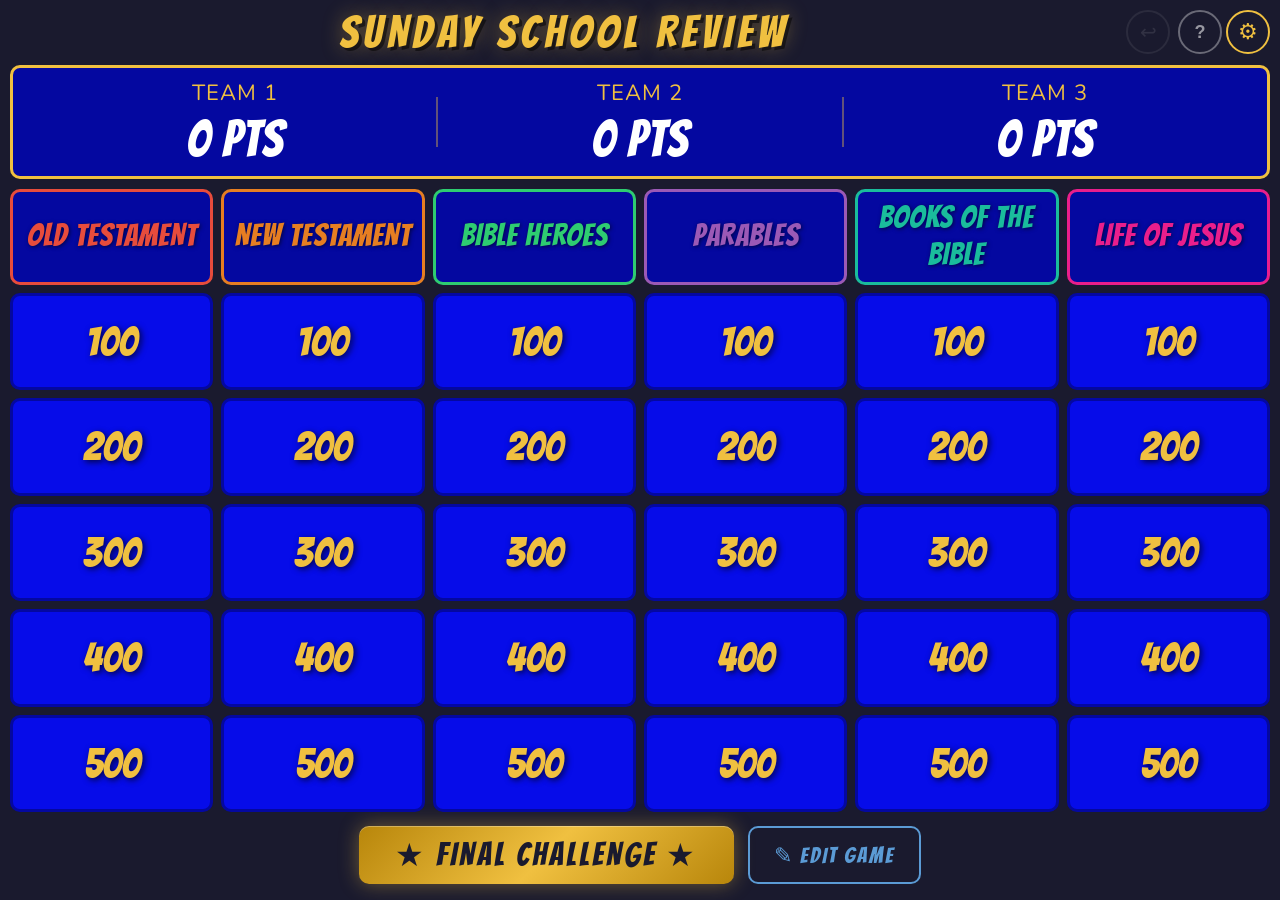
<file: index.html>
<!DOCTYPE html>
<html lang="en">
<head>
  <meta charset="UTF-8" />
  <meta name="viewport" content="width=device-width, initial-scale=1.0" />
  <title>Sunday School Review</title>
  <link rel="preconnect" href="https://fonts.googleapis.com" />
  <link rel="preconnect" href="https://fonts.gstatic.com" crossorigin />
  <link href="https://fonts.googleapis.com/css2?family=Bangers&family=Nunito:wght@700;900&display=swap" rel="stylesheet" />
  <link rel="stylesheet" href="game.css" />
</head>
<body>

<!-- ══════════════════════════════════════════════════════════
     BOARD SCREEN
     ══════════════════════════════════════════════════════════ -->
<div id="board-screen">

  <!-- Title bar -->
  <div id="title-bar">
    <div id="game-title">Sunday School Review</div>
    <div id="title-buttons">
      <button id="undo-btn" title="Undo last score change" disabled>&#8617;</button>
      <button id="answer-key-btn" class="hidden" title="Answer Key / Bible References">&#128214;</button>
      <button id="help-btn" title="How to play">&#63;</button>
      <button id="settings-btn" title="Settings">&#9881;</button>
    </div>
  </div>

  <!-- Scoreboard (full width) -->
  <div id="scoreboard"><!-- Populated by JS --></div>

  <!-- Board grid -->
  <div id="game-board">
    <!-- Populated by JS -->
  </div>

  <!-- Final Challenge button -->
  <div id="final-challenge-row">
    <button id="final-challenge-btn">&#9733; FINAL CHALLENGE &#9733;</button>
    <button id="edit-game-btn">&#9998; EDIT GAME</button>
  </div>

</div>

<!-- ══════════════════════════════════════════════════════════
     CLUE SCREEN (full-screen overlay)
     ══════════════════════════════════════════════════════════ -->
<div id="buzz-flash"></div>
<div id="buzzers-open-banner" class="hidden">BUZZERS OPEN!</div>

<div id="clue-screen" class="hidden">

  <!-- Header: category + points + return -->
  <div id="clue-header">
    <div id="clue-category">Category</div>
    <div id="clue-points-badge">100 pts</div>
    <button id="return-btn" title="Return to board (Esc)">&#8592; BOARD</button>
  </div>

  <!-- Body: clue text + answer reveal -->
  <div id="clue-body">
    <div id="verse-icon" class="hidden">&#128214;</div>
    <div style="display:flex;flex-direction:column;align-items:center;gap:0;width:100%">
      <div id="clue-answer-text">Clue text here</div>
      <button id="show-question-btn">Show Answer</button>
      <div id="question-reveal"></div>
    </div>
  </div>

  <!-- Footer: buzzer panel | timer + action buttons -->
  <div id="clue-footer">

    <!-- Buzzer panel (left column, both rows) -->
    <div id="buzzer-panel">
      <div id="buzzer-controls">
        <button id="open-buzzers-btn">OPEN BUZZERS</button>
        <span style="font-size:13px;color:rgba(255,255,255,0.5);font-family:monospace;">
          Space&nbsp;to&nbsp;open&nbsp;&bull;&nbsp;1&nbsp;/&nbsp;2&nbsp;/&nbsp;3
        </span>
      </div>
      <div id="buzz-order-list"></div>

      <!-- Verse lookup panel — shown only when clue has verse_lookup -->
      <div id="verse-panel" class="hidden">
        <div id="verse-label">&#128214; Verse Found:</div>
        <div id="verse-team-btns"></div>
      </div>
    </div>

    <!-- Timer panel (right top) -->
    <div id="timer-panel">
      <button id="timer-btn">START TIMER</button>
      <div id="timer-display">
        <div id="timer-count">15s</div>
        <div id="timer-bar-track">
          <div id="timer-bar"></div>
        </div>
      </div>
    </div>

    <!-- Action buttons (right bottom) -->
    <div id="action-buttons">
      <button class="action-btn" id="correct-btn">&#10003; CORRECT</button>
      <button class="action-btn" id="wrong-btn">&#10007; WRONG</button>
    </div>

  </div>
</div>

<!-- ══════════════════════════════════════════════════════════
     EDITOR SCREEN (full-screen overlay)
     ══════════════════════════════════════════════════════════ -->
<div id="editor-screen" class="hidden">

  <div id="editor-header">
    <h2>&#9998; Edit Game</h2>
    <div id="editor-actions">
      <button id="editor-download-btn">&#11015; Download YAML</button>
      <button id="editor-save-default-btn">&#128204; Save as Default</button>
      <button id="editor-done-btn">&#10003; Done</button>
    </div>
  </div>

  <div id="editor-body">
    <!-- Populated by JS in renderEditor() -->
  </div>

</div>

<!-- ══════════════════════════════════════════════════════════
     SETTINGS MODAL
     ══════════════════════════════════════════════════════════ -->
<div id="modal-overlay" class="hidden">
  <div id="settings-modal">
    <h2>&#9881; Settings</h2>

    <!-- Built-in games — shown first so it's easy to find -->
    <div class="settings-section hidden" id="builtin-games-section">
      <h3>Game</h3>
      <div class="settings-row">
        <select id="builtin-game-select" style="flex:1;padding:8px;background:rgba(255,255,255,0.1);border:1px solid rgba(255,255,255,0.3);border-radius:6px;color:var(--white);font-size:15px;"></select>
        <button class="settings-action-btn" id="load-builtin-btn">&#9654; Load</button>
      </div>
      <div class="settings-row">
        <a id="reference-link" class="hidden" href="#" target="_blank" rel="noopener"
           style="font-size:13px;color:rgba(255,255,255,0.65);text-decoration:underline;">&#128214; Answer Key (opens in new tab)</a>
      </div>
    </div>

    <!-- Team names & colors -->
    <div class="settings-section">
      <h3>Teams</h3>
      <div class="settings-row">
        <label>Team 1 (key 1)</label>
        <input type="text" id="setting-team-name-0" placeholder="Team 1" />
        <input type="color" id="setting-team-color-0" value="#dd2222" title="Team 1 color" class="team-color-input" />
      </div>
      <div class="settings-row">
        <label>Team 2 (key 2)</label>
        <input type="text" id="setting-team-name-1" placeholder="Team 2" />
        <input type="color" id="setting-team-color-1" value="#ddcc00" title="Team 2 color" class="team-color-input" />
      </div>
      <div class="settings-row">
        <label>Team 3 (key 3)</label>
        <input type="text" id="setting-team-name-2" placeholder="Team 3" />
        <input type="color" id="setting-team-color-2" value="#22aa44" title="Team 3 color" class="team-color-input" />
      </div>
    </div>

    <!-- Buzz weights -->
    <div class="settings-section">
      <h3>Buzz Weights <span style="font-weight:normal;font-size:12px;color:rgba(255,255,255,0.5)">(higher = more likely to win ties)</span></h3>
      <div class="settings-row">
        <label>Team 1</label>
        <input type="range" id="setting-weight-0" min="0.5" max="2.0" step="0.1" value="1.0" />
        <span class="range-val" id="setting-weight-val-0">1.0</span>
      </div>
      <div class="settings-row">
        <label>Team 2</label>
        <input type="range" id="setting-weight-1" min="0.5" max="2.0" step="0.1" value="1.0" />
        <span class="range-val" id="setting-weight-val-1">1.0</span>
      </div>
      <div class="settings-row">
        <label>Team 3</label>
        <input type="range" id="setting-weight-2" min="0.5" max="2.0" step="0.1" value="1.0" />
        <span class="range-val" id="setting-weight-val-2">1.0</span>
      </div>
      <div class="settings-row">
        <label>Rubber band</label>
        <input type="checkbox" id="setting-rubber-band" />
        <span style="font-size:12px;color:rgba(255,255,255,0.5)">Boost buzz odds for trailing teams</span>
      </div>
    </div>

    <!-- Buzzer timing -->
    <div class="settings-section">
      <h3>Buzzer Timing</h3>
      <div class="settings-row">
        <label>Randomization window</label>
        <input type="range" id="setting-random-window" min="0" max="1000" step="25" value="300" />
        <span class="range-val" id="setting-random-window-val">300ms</span>
      </div>
      <div class="settings-row">
        <label>Display delay</label>
        <input type="range" id="setting-display-delay" min="0" max="2000" step="50" value="500" />
        <span class="range-val" id="setting-display-delay-val">500ms</span>
      </div>
    </div>

    <!-- Timer -->
    <div class="settings-section">
      <h3>Timer</h3>
      <div class="settings-row">
        <label>Duration</label>
        <input type="range" id="setting-timer-duration" min="5" max="60" step="1" value="15" />
        <span class="range-val" id="setting-timer-duration-val">15s</span>
      </div>
    </div>

    <div class="settings-section">
      <h3>Verse Lookup</h3>
      <div class="settings-row">
        <label>Points per find</label>
        <input type="number" id="setting-verse-points" min="100" max="10000" step="100" value="1000" style="width:90px;padding:6px;background:rgba(255,255,255,0.1);border:1px solid rgba(255,255,255,0.3);border-radius:6px;color:var(--white);font-size:16px;text-align:center;" />
      </div>
    </div>

    <div class="settings-section">
      <h3>Final Challenge</h3>
      <div class="settings-row">
        <label>Points</label>
        <input type="number" id="setting-final-points" min="100" max="100000" step="100" value="5000" style="width:90px;padding:6px;background:rgba(255,255,255,0.1);border:1px solid rgba(255,255,255,0.3);border-radius:6px;color:var(--white);font-size:16px;text-align:center;" />
      </div>
    </div>

    <!-- File & Reset -->
    <div class="settings-section">
      <h3>Custom Game File</h3>
      <div class="settings-btn-row">
        <button class="settings-action-btn" id="load-game-btn">&#128193; Load YAML File</button>
        <button class="settings-action-btn" id="reset-scores-btn">&#9851; Reset Scores</button>
        <button class="settings-action-btn" id="reset-game-btn">&#9654;&#9654; New Game</button>
        <button class="settings-action-btn" id="close-settings-btn">&#10003; Done</button>
      </div>
    </div>

  </div>
</div>

<!-- ══════════════════════════════════════════════════════════
     ANSWER KEY POPUP
     ══════════════════════════════════════════════════════════ -->
<div id="answer-key-overlay" class="hidden">
  <div id="answer-key-box">
    <div id="ak-title">&#128214; Answer Key</div>
    <div id="ak-qr"></div>
    <div id="ak-url-row">
      <span id="ak-url"></span>
    </div>
    <a id="ak-open-btn" href="#" target="_blank" rel="noopener">Open in new tab</a>
    <button id="ak-close-btn">&#10003; Done</button>
  </div>
</div>

<!-- Hidden file input -->
<input type="file" id="file-input" accept=".yaml,.yml" />

<!-- ══════════════════════════════════════════════════════════
     HELP MODAL
     ══════════════════════════════════════════════════════════ -->
<div id="help-overlay" class="hidden">
  <div id="help-modal">
    <h2>&#63; How to Play</h2>

    <div class="help-section">
      <h3>Loading a Game</h3>
      <p>Open <strong>Settings</strong> (⚙ gear icon). Under <em>Built-in Games</em>, pick a game from the dropdown and tap <strong>▶ Load</strong>. You can also load your own game file under <em>Custom Game File</em>.</p>
    </div>

    <div class="help-section">
      <h3>Setting Up Teams</h3>
      <p>In Settings, enter each team's name and pick a color. You can have 1–3 teams. Unused teams can be left blank.</p>
    </div>

    <div class="help-section">
      <h3>Playing a Round</h3>
      <ol>
        <li>Click any point value on the board to open that clue.</li>
        <li>Read the clue aloud to the class.</li>
        <li>A team buzzes in (see <em>Buzzers</em> below).</li>
        <li>Click <strong>Show Answer</strong> to reveal the answer.</li>
        <li>Click <strong>✓ Correct</strong> or <strong>✗ Wrong</strong> to update the score.</li>
        <li>Press <strong>← BOARD</strong> or <kbd>Esc</kbd> to return.</li>
      </ol>
    </div>

    <div class="help-section">
      <h3>Buzzers</h3>
      <p><strong>With wireless buzzers</strong> (e.g. from affordablebuzzers.com): teams press their buzzer and the game picks the winner automatically.</p>
      <p style="margin-top:8px"><strong>Without buzzers</strong>: watch for raised hands, then press <kbd>1</kbd>, <kbd>2</kbd>, or <kbd>3</kbd> on the keyboard for the team you pick. You can also click <strong>Open Buzzers</strong> first if you want timing to matter.</p>
      <p style="margin-top:8px">The <strong>Rubber Band</strong> setting in Settings gives trailing teams a better chance of winning a buzzer tie — good for keeping the game competitive.</p>
    </div>

    <div class="help-section">
      <h3>Bible Verse Lookup</h3>
      <p>Some clues have a 📖 book icon — these award bonus points to the first team that finds the verse in their Bible. Click the team's name in the verse panel to award points.</p>
    </div>

    <div class="help-section">
      <h3>Final Challenge</h3>
      <p>Click <strong>★ Final Challenge ★</strong> at any time for a bonus question. Each team secretly wagers points before the question is revealed. Worth doing at the end of the game!</p>
    </div>

    <div class="help-section">
      <h3>Timer</h3>
      <p>Click <strong>Start Timer</strong> on the clue screen to give teams a countdown to answer. The duration is set in Settings.</p>
    </div>

    <div class="help-section">
      <h3>Resuming a Game</h3>
      <p>If you close the browser mid-game, the game is saved automatically. When you reload and choose the same game, you'll be asked if you want to resume where you left off.</p>
    </div>

    <div class="help-section">
      <h3>Resetting</h3>
      <p><strong>Reset Scores</strong> in Settings zeroes all scores while keeping the board as-is. <strong>New Game</strong> clears everything and starts fresh. The ↩ button in the top bar undoes the last score change if you need to correct a mistake.</p>
    </div>

    <button id="help-close-btn">&#10003; Got it</button>
  </div>
</div>

<!-- ══════════════════════════════════════════════════════════
     RESUME DIALOG
     ══════════════════════════════════════════════════════════ -->
<div id="resume-overlay" class="hidden">
  <div id="resume-box">
    <div id="resume-title">Resume last game?</div>
    <div id="resume-scores"></div>
    <div class="resume-btns">
      <button id="resume-yes">&#9654; Resume</button>
      <button id="resume-no">Start Fresh</button>
    </div>
  </div>
</div>

<!-- ══════════════════════════════════════════════════════════
     CONFIRMATION DIALOG
     ══════════════════════════════════════════════════════════ -->
<div id="confirm-overlay" class="hidden">
  <div id="confirm-box">
    <p>Are you sure?</p>
    <div class="confirm-btns">
      <button id="confirm-yes">Yes, leave</button>
      <button id="confirm-no">Stay</button>
    </div>
  </div>
</div>

<!-- ══════════════════════════════════════════════════════════
     GAME OVER SCREEN
     ══════════════════════════════════════════════════════════ -->
<div id="gameover-screen" class="hidden">
  <div id="gameover-content">
    <div id="gameover-trophy">&#127942;</div>
    <div id="gameover-title">GAME OVER!</div>
    <div id="gameover-winner-label">WINNER</div>
    <div id="gameover-winner-name"></div>
    <div id="gameover-scores"></div>
    <button id="gameover-play-again">&#9654; PLAY AGAIN</button>
  </div>
</div>

<script src="game.js"></script>
</body>
</html>
</file>
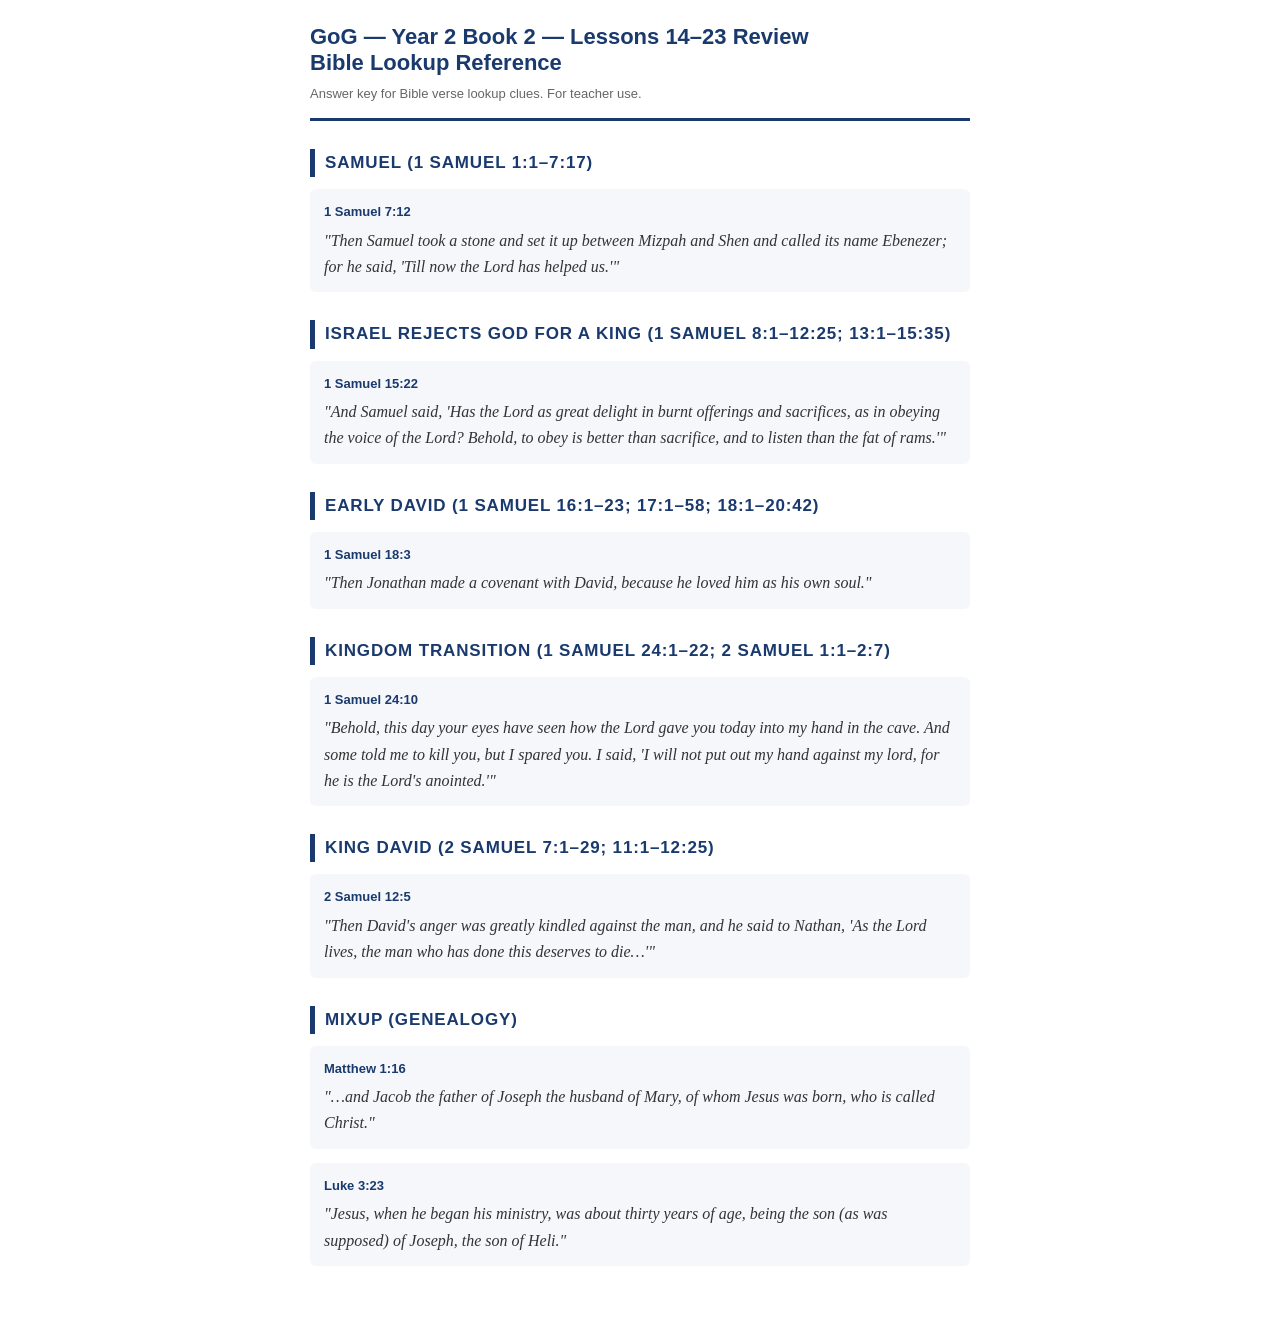
<file: games/lessons14-23-reference.html>
<!DOCTYPE html>
<html lang="en">
<head>
  <meta charset="UTF-8" />
  <meta name="viewport" content="width=device-width, initial-scale=1.0" />
  <title>GoG – Year 2 Book 2 Lessons 14–23 Bible Lookup Reference</title>
  <style>
    *, *::before, *::after { box-sizing: border-box; margin: 0; padding: 0; }

    body {
      font-family: Georgia, 'Times New Roman', serif;
      font-size: 16px;
      line-height: 1.65;
      color: #1a1a1a;
      background: #fff;
      padding: 24px 20px 48px;
      max-width: 700px;
      margin: 0 auto;
    }

    header {
      border-bottom: 3px solid #1a3a6e;
      padding-bottom: 14px;
      margin-bottom: 28px;
    }
    header h1 {
      font-size: 22px;
      color: #1a3a6e;
      font-family: 'Arial Black', Arial, sans-serif;
      line-height: 1.2;
    }
    header p {
      font-size: 13px;
      color: #666;
      margin-top: 6px;
      font-family: Arial, sans-serif;
    }

    .category {
      margin-bottom: 28px;
    }
    .category h2 {
      font-size: 17px;
      color: #1a3a6e;
      font-family: Arial, sans-serif;
      font-weight: 700;
      text-transform: uppercase;
      letter-spacing: 0.05em;
      border-left: 5px solid #1a3a6e;
      padding-left: 10px;
      margin-bottom: 12px;
    }
    .verse {
      margin-bottom: 14px;
      padding: 12px 14px;
      background: #f5f7fb;
      border-radius: 6px;
    }
    .verse .ref {
      font-family: Arial, sans-serif;
      font-size: 13px;
      font-weight: 700;
      color: #1a3a6e;
      margin-bottom: 5px;
    }
    .verse .text {
      font-style: italic;
      color: #333;
    }

    @media print {
      body { padding: 0; font-size: 14px; }
      .verse { break-inside: avoid; background: none; border: 1px solid #ccc; }
    }
  </style>
</head>
<body>

<header>
  <h1>GoG &mdash; Year 2 Book 2 &mdash; Lessons 14&ndash;23 Review<br>Bible Lookup Reference</h1>
  <p>Answer key for Bible verse lookup clues. For teacher use.</p>
</header>

<div class="category">
  <h2>Samuel (1 Samuel 1:1–7:17)</h2>
  <div class="verse">
    <div class="ref">1 Samuel 7:12</div>
    <div class="text">"Then Samuel took a stone and set it up between Mizpah and Shen and called its name Ebenezer; for he said, 'Till now the Lord has helped us.'"</div>
  </div>
</div>

<div class="category">
  <h2>Israel Rejects God for a King (1 Samuel 8:1–12:25; 13:1–15:35)</h2>
  <div class="verse">
    <div class="ref">1 Samuel 15:22</div>
    <div class="text">"And Samuel said, 'Has the Lord as great delight in burnt offerings and sacrifices, as in obeying the voice of the Lord? Behold, to obey is better than sacrifice, and to listen than the fat of rams.'"</div>
  </div>
</div>

<div class="category">
  <h2>Early David (1 Samuel 16:1–23; 17:1–58; 18:1–20:42)</h2>
  <div class="verse">
    <div class="ref">1 Samuel 18:3</div>
    <div class="text">"Then Jonathan made a covenant with David, because he loved him as his own soul."</div>
  </div>
</div>

<div class="category">
  <h2>Kingdom Transition (1 Samuel 24:1–22; 2 Samuel 1:1–2:7)</h2>
  <div class="verse">
    <div class="ref">1 Samuel 24:10</div>
    <div class="text">"Behold, this day your eyes have seen how the Lord gave you today into my hand in the cave. And some told me to kill you, but I spared you. I said, 'I will not put out my hand against my lord, for he is the Lord's anointed.'"</div>
  </div>
</div>

<div class="category">
  <h2>King David (2 Samuel 7:1–29; 11:1–12:25)</h2>
  <div class="verse">
    <div class="ref">2 Samuel 12:5</div>
    <div class="text">"Then David's anger was greatly kindled against the man, and he said to Nathan, 'As the Lord lives, the man who has done this deserves to die…'"</div>
  </div>
</div>

<div class="category">
  <h2>Mixup (Genealogy)</h2>
  <div class="verse">
    <div class="ref">Matthew 1:16</div>
    <div class="text">"…and Jacob the father of Joseph the husband of Mary, of whom Jesus was born, who is called Christ."</div>
  </div>
  <div class="verse">
    <div class="ref">Luke 3:23</div>
    <div class="text">"Jesus, when he began his ministry, was about thirty years of age, being the son (as was supposed) of Joseph, the son of Heli."</div>
  </div>
</div>

</body>
</html>
</file>
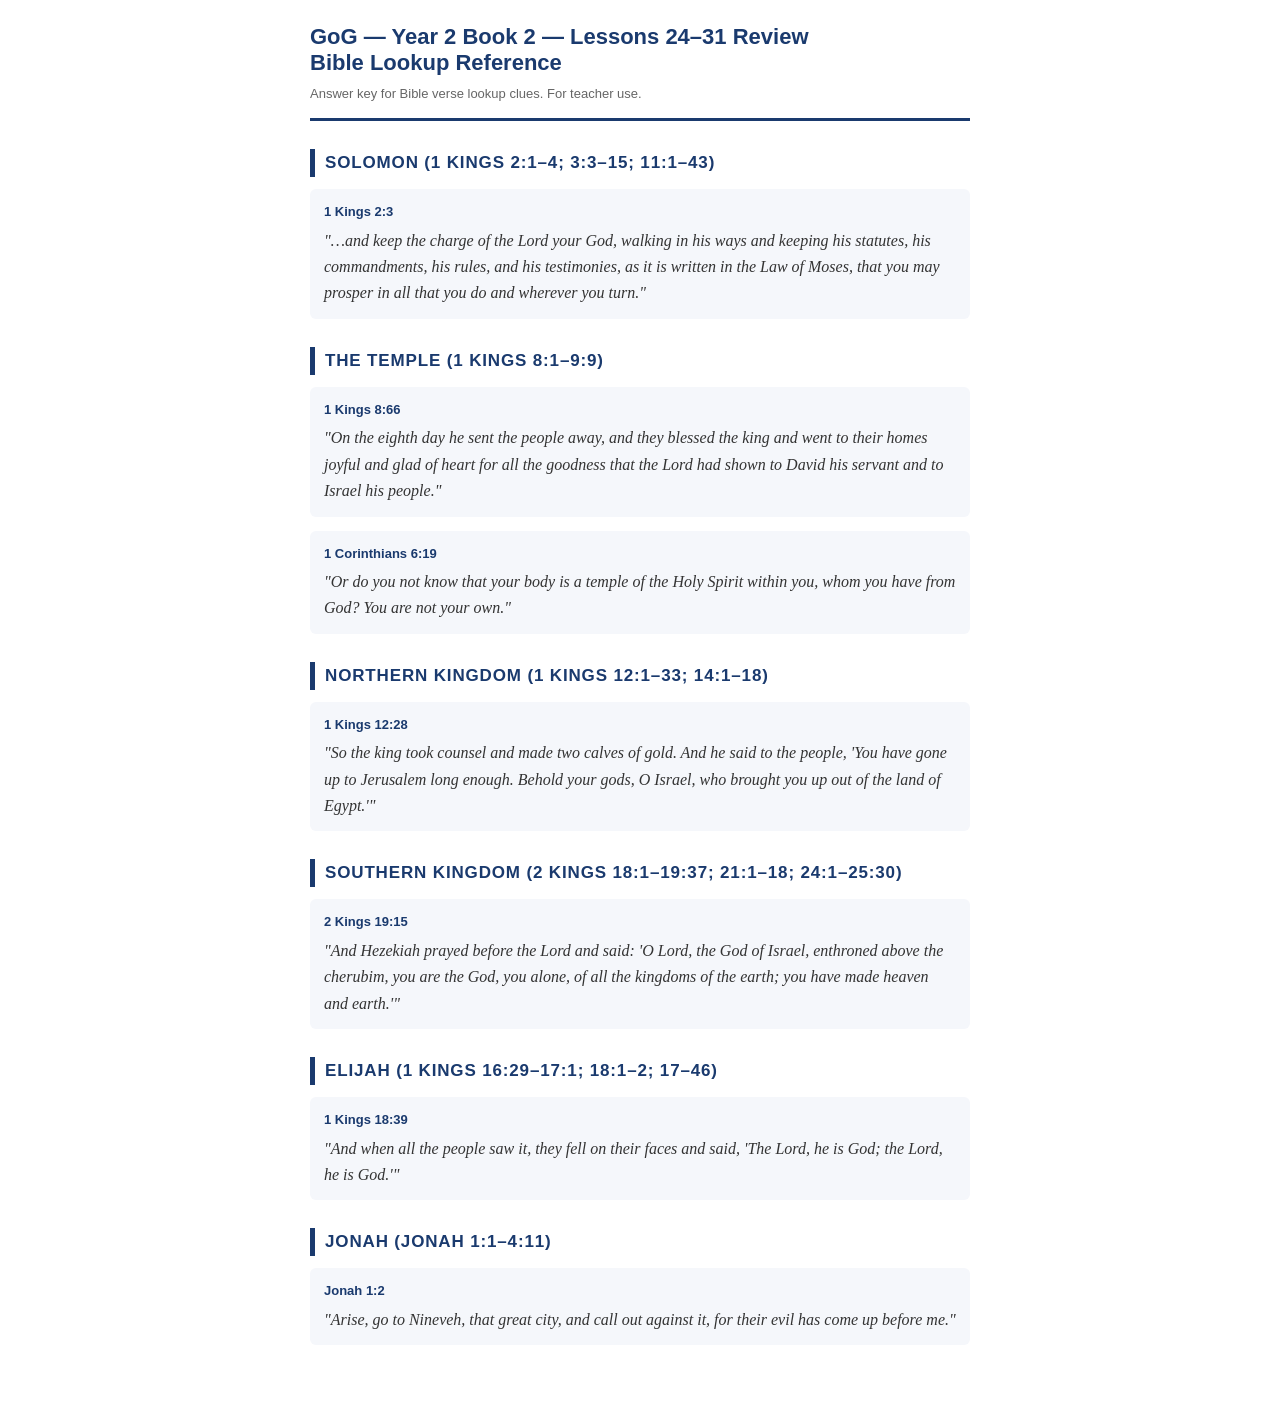
<file: games/lessons24-31-reference.html>
<!DOCTYPE html>
<html lang="en">
<head>
  <meta charset="UTF-8" />
  <meta name="viewport" content="width=device-width, initial-scale=1.0" />
  <title>GoG – Year 2 Book 2 Lessons 24–31 Bible Lookup Reference</title>
  <style>
    *, *::before, *::after { box-sizing: border-box; margin: 0; padding: 0; }

    body {
      font-family: Georgia, 'Times New Roman', serif;
      font-size: 16px;
      line-height: 1.65;
      color: #1a1a1a;
      background: #fff;
      padding: 24px 20px 48px;
      max-width: 700px;
      margin: 0 auto;
    }

    header {
      border-bottom: 3px solid #1a3a6e;
      padding-bottom: 14px;
      margin-bottom: 28px;
    }
    header h1 {
      font-size: 22px;
      color: #1a3a6e;
      font-family: 'Arial Black', Arial, sans-serif;
      line-height: 1.2;
    }
    header p {
      font-size: 13px;
      color: #666;
      margin-top: 6px;
      font-family: Arial, sans-serif;
    }

    .category {
      margin-bottom: 28px;
    }
    .category h2 {
      font-size: 17px;
      color: #1a3a6e;
      font-family: Arial, sans-serif;
      font-weight: 700;
      text-transform: uppercase;
      letter-spacing: 0.05em;
      border-left: 5px solid #1a3a6e;
      padding-left: 10px;
      margin-bottom: 12px;
    }
    .verse {
      margin-bottom: 14px;
      padding: 12px 14px;
      background: #f5f7fb;
      border-radius: 6px;
    }
    .verse .ref {
      font-family: Arial, sans-serif;
      font-size: 13px;
      font-weight: 700;
      color: #1a3a6e;
      margin-bottom: 5px;
    }
    .verse .text {
      font-style: italic;
      color: #333;
    }

    @media print {
      body { padding: 0; font-size: 14px; }
      .verse { break-inside: avoid; background: none; border: 1px solid #ccc; }
    }
  </style>
</head>
<body>

<header>
  <h1>GoG &mdash; Year 2 Book 2 &mdash; Lessons 24&ndash;31 Review<br>Bible Lookup Reference</h1>
  <p>Answer key for Bible verse lookup clues. For teacher use.</p>
</header>

<div class="category">
  <h2>Solomon (1 Kings 2:1–4; 3:3–15; 11:1–43)</h2>
  <div class="verse">
    <div class="ref">1 Kings 2:3</div>
    <div class="text">"…and keep the charge of the Lord your God, walking in his ways and keeping his statutes, his commandments, his rules, and his testimonies, as it is written in the Law of Moses, that you may prosper in all that you do and wherever you turn."</div>
  </div>
</div>

<div class="category">
  <h2>The Temple (1 Kings 8:1–9:9)</h2>
  <div class="verse">
    <div class="ref">1 Kings 8:66</div>
    <div class="text">"On the eighth day he sent the people away, and they blessed the king and went to their homes joyful and glad of heart for all the goodness that the Lord had shown to David his servant and to Israel his people."</div>
  </div>
  <div class="verse">
    <div class="ref">1 Corinthians 6:19</div>
    <div class="text">"Or do you not know that your body is a temple of the Holy Spirit within you, whom you have from God? You are not your own."</div>
  </div>
</div>

<div class="category">
  <h2>Northern Kingdom (1 Kings 12:1–33; 14:1–18)</h2>
  <div class="verse">
    <div class="ref">1 Kings 12:28</div>
    <div class="text">"So the king took counsel and made two calves of gold. And he said to the people, 'You have gone up to Jerusalem long enough. Behold your gods, O Israel, who brought you up out of the land of Egypt.'"</div>
  </div>
</div>

<div class="category">
  <h2>Southern Kingdom (2 Kings 18:1–19:37; 21:1–18; 24:1–25:30)</h2>
  <div class="verse">
    <div class="ref">2 Kings 19:15</div>
    <div class="text">"And Hezekiah prayed before the Lord and said: 'O Lord, the God of Israel, enthroned above the cherubim, you are the God, you alone, of all the kingdoms of the earth; you have made heaven and earth.'"</div>
  </div>
</div>

<div class="category">
  <h2>Elijah (1 Kings 16:29–17:1; 18:1–2; 17–46)</h2>
  <div class="verse">
    <div class="ref">1 Kings 18:39</div>
    <div class="text">"And when all the people saw it, they fell on their faces and said, 'The Lord, he is God; the Lord, he is God.'"</div>
  </div>
</div>

<div class="category">
  <h2>Jonah (Jonah 1:1–4:11)</h2>
  <div class="verse">
    <div class="ref">Jonah 1:2</div>
    <div class="text">"Arise, go to Nineveh, that great city, and call out against it, for their evil has come up before me."</div>
  </div>
</div>

</body>
</html>
</file>
<file: game.css>
/* ============================================================
   Jeopardy Game — game.css
   ============================================================ */

*, *::before, *::after {
  box-sizing: border-box;
  margin: 0;
  padding: 0;
}

:root {
  --navy:      #1a1a2e;
  --blue:      #060ce9;
  --blue-dark: #0408a0;
  --blue-hover:#1a20ff;
  --gold:      #f0c040;
  --gold-dark: #c8992a;
  --white:     #ffffff;
  --dim:       rgba(255,255,255,0.15);
  --used-bg:   rgba(6,12,233,0.08);
  --correct:   #27ae60;
  --wrong:     #c0392b;
  --shadow:    0 4px 20px rgba(0,0,0,0.6);

  /* Category column accent colors */
  --cat-0: #e74c3c;
  --cat-1: #e67e22;
  --cat-2: #2ecc71;
  --cat-3: #9b59b6;
  --cat-4: #1abc9c;
  --cat-5: #e91e8c;
}

html, body {
  height: 100%;
  background: var(--navy);
  color: var(--white);
  font-family: 'Nunito', 'Arial Black', Arial, sans-serif;
  overflow: hidden;
}

/* ── BOARD SCREEN ─────────────────────────────────────────── */
#board-screen {
  display: flex;
  flex-direction: column;
  height: 100vh;
  padding: 10px;
  gap: 10px;
}

/* Title bar */
#title-bar {
  display: flex;
  align-items: center;
  gap: 8px;
  flex-shrink: 0;
}

#title-buttons {
  display: flex;
  align-items: center;
  gap: 4px;
  flex-shrink: 0;
}

/* Scoreboard */
#scoreboard {
  display: flex;
  justify-content: space-around;
  align-items: center;
  background: var(--blue-dark);
  border: 3px solid var(--gold);
  border-radius: 10px;
  padding: 10px 20px;
  flex-shrink: 0;
}

.team-score {
  display: flex;
  flex-direction: column;
  align-items: center;
  gap: 4px;
  flex: 1;
}

.team-name {
  font-family: 'Nunito', sans-serif;
  font-size: clamp(14px, 2vw, 22px);
  color: var(--gold);
  text-transform: uppercase;
  letter-spacing: 1px;
}

.team-points {
  font-family: 'Bangers', cursive;
  font-size: clamp(28px, 4vw, 52px);
  color: var(--white);
  letter-spacing: 1px;
  transition: transform 0.1s;
}

.team-points.pop {
  animation: score-pop 0.4s cubic-bezier(0.34,1.56,0.64,1);
}

@keyframes score-pop {
  0%   { transform: scale(1); }
  50%  { transform: scale(1.5); color: var(--gold); }
  100% { transform: scale(1); }
}

.score-divider {
  width: 2px;
  height: 50px;
  background: var(--gold);
  opacity: 0.4;
}

#settings-btn {
  background: transparent;
  border: 2px solid var(--gold);
  color: var(--gold);
  font-size: 22px;
  width: 44px;
  height: 44px;
  border-radius: 50%;
  cursor: pointer;
  transition: background 0.2s, color 0.2s;
  flex-shrink: 0;
}
#settings-btn:hover {
  background: var(--gold);
  color: var(--navy);
}

#undo-btn {
  background: transparent;
  border: 2px solid rgba(255,255,255,0.3);
  color: rgba(255,255,255,0.4);
  font-size: 20px;
  width: 44px;
  height: 44px;
  border-radius: 50%;
  cursor: pointer;
  transition: background 0.2s, color 0.2s, border-color 0.2s;
  flex-shrink: 0;
}
#undo-btn:not(:disabled):hover {
  border-color: var(--wrong);
  color: var(--wrong);
  background: rgba(192,57,43,0.15);
}
#undo-btn:disabled {
  opacity: 0.25;
  cursor: default;
}

.team-points {
  cursor: pointer;
}
.team-points:hover {
  opacity: 0.8;
  text-decoration: underline dotted rgba(255,255,255,0.4);
}

.score-edit-input {
  width: 110px;
  background: rgba(255,255,255,0.12);
  border: 2px solid var(--gold);
  border-radius: 6px;
  color: var(--white);
  font-family: 'Bangers', cursive;
  font-size: clamp(24px, 3.5vw, 44px);
  text-align: center;
  letter-spacing: 1px;
  padding: 2px 6px;
  outline: none;
}

/* Game Board Grid */
#game-board {
  display: grid;
  grid-template-columns: repeat(6, 1fr);
  grid-template-rows: auto repeat(5, 1fr);
  gap: 8px;
  flex: 1;
  min-height: 0;
}

.category-header {
  background: var(--blue-dark);
  border: 3px solid var(--cat-color, var(--gold));
  border-radius: 10px;
  display: flex;
  align-items: center;
  justify-content: center;
  text-align: center;
  padding: 8px;
  color: var(--cat-color, var(--gold));
  font-family: 'Bangers', cursive;
  font-size: clamp(18px, 2.4vw, 34px);
  letter-spacing: 1px;
  text-transform: uppercase;
  line-height: 1.2;
  text-shadow: 1px 1px 4px rgba(0,0,0,0.6);
}

.category-header.cat-0 { --cat-color: var(--cat-0); }
.category-header.cat-1 { --cat-color: var(--cat-1); }
.category-header.cat-2 { --cat-color: var(--cat-2); }
.category-header.cat-3 { --cat-color: var(--cat-3); }
.category-header.cat-4 { --cat-color: var(--cat-4); }
.category-header.cat-5 { --cat-color: var(--cat-5); }

.clue-cell {
  background: var(--blue);
  border: 3px solid var(--blue-dark);
  border-radius: 10px;
  display: flex;
  align-items: center;
  justify-content: center;
  cursor: pointer;
  font-family: 'Bangers', cursive;
  font-size: clamp(22px, 3.2vw, 52px);
  color: var(--gold);
  text-shadow: 2px 2px 6px rgba(0,0,0,0.7);
  transition: background 0.15s, transform 0.15s, box-shadow 0.15s, opacity 0.3s;
  user-select: none;
  position: relative;
  animation: cell-enter 0.4s cubic-bezier(0.34,1.56,0.64,1) both;
}

.clue-cell:hover:not(.used) {
  background: var(--blue-hover);
  transform: scale(1.06);
  box-shadow: 0 0 20px var(--cat-color, rgba(240,192,64,0.5));
  border-color: var(--cat-color, var(--gold));
  z-index: 1;
}

.clue-cell:active:not(.used) {
  transform: scale(0.93);
  transition: transform 0.08s;
}

.clue-cell.used {
  opacity: 0.12;
  cursor: default;
  pointer-events: none;
}

.clue-cell.used span {
  text-decoration: line-through;
}

/* Per-column color theming for cells */
.clue-cell.cat-0 { --cat-color: var(--cat-0); }
.clue-cell.cat-1 { --cat-color: var(--cat-1); }
.clue-cell.cat-2 { --cat-color: var(--cat-2); }
.clue-cell.cat-3 { --cat-color: var(--cat-3); }
.clue-cell.cat-4 { --cat-color: var(--cat-4); }
.clue-cell.cat-5 { --cat-color: var(--cat-5); }

@keyframes cell-enter {
  from { opacity: 0; transform: scale(0.7); }
  to   { opacity: 1; transform: scale(1); }
}

/* ── BUZZ FLASH ───────────────────────────────────────────── */
#buzz-flash {
  position: fixed;
  inset: 0;
  z-index: 99;
  pointer-events: none;
  opacity: 0;
}

#buzz-flash.active {
  animation: buzz-flash-anim 0.55s ease-out forwards;
}

@keyframes buzz-flash-anim {
  0%   { opacity: 0.5; }
  100% { opacity: 0; }
}

/* ── CLUE SCREEN ──────────────────────────────────────────── */
#clue-screen {
  position: fixed;
  inset: 0;
  background: var(--navy);
  display: flex;
  flex-direction: column;
  z-index: 100;
}

#clue-screen.hidden {
  display: none;
}

#clue-header {
  background: var(--blue-dark);
  border-bottom: 3px solid var(--gold);
  padding: 14px 24px;
  display: flex;
  align-items: center;
  justify-content: space-between;
  flex-shrink: 0;
}

#clue-category {
  font-size: clamp(16px, 2vw, 26px);
  color: var(--gold);
  text-transform: uppercase;
  letter-spacing: 2px;
}

#clue-points-badge {
  font-size: clamp(20px, 2.5vw, 36px);
  color: var(--gold);
  font-weight: 900;
}

#return-btn {
  background: transparent;
  border: 2px solid rgba(255,255,255,0.4);
  color: rgba(255,255,255,0.7);
  font-family: inherit;
  font-size: clamp(11px, 1.2vw, 15px);
  font-weight: 900;
  letter-spacing: 1px;
  padding: 6px 14px;
  border-radius: 6px;
  cursor: pointer;
  transition: border-color 0.2s, color 0.2s, background 0.2s;
}
#return-btn:hover {
  border-color: var(--white);
  color: var(--white);
  background: rgba(255,255,255,0.1);
}

#clue-body {
  flex: 1;
  min-height: 0;
  display: flex;
  align-items: center;
  justify-content: center;
  padding: 20px 60px;
  position: relative;
  overflow-y: auto;
}

#verse-icon {
  position: absolute;
  top: 16px;
  right: 24px;
  font-size: clamp(48px, 7vw, 96px);
  line-height: 1;
  animation: verse-pulse 1.8s ease-in-out infinite;
  cursor: default;
  user-select: none;
}

@keyframes verse-pulse {
  0%, 100% { transform: scale(1);    filter: drop-shadow(0 0 8px rgba(240,192,64,0.4)); }
  50%       { transform: scale(1.12); filter: drop-shadow(0 0 20px rgba(240,192,64,0.9)); }
}

#clue-answer-text {
  font-family: 'Bangers', cursive;
  font-size: clamp(34px, 5.5vw, 90px);
  text-align: center;
  line-height: 1.2;
  color: var(--white);
  text-shadow: 3px 3px 0 rgba(0,0,0,0.4), 0 0 30px rgba(255,255,255,0.15);
  letter-spacing: 1px;
  padding: 0 2vw;
}

#clue-footer {
  border-top: 3px solid var(--gold);
  padding: 10px 20px;
  display: grid;
  grid-template-columns: 1fr 1fr;
  grid-template-rows: auto auto;
  gap: 8px;
  flex-shrink: 0;
  background: rgba(6,12,233,0.15);
}

/* Buzzer panel */
#buzzer-panel {
  grid-column: 1;
  grid-row: 1 / 3;
  display: flex;
  flex-direction: column;
  gap: 8px;
}

#buzzer-controls {
  display: flex;
  gap: 10px;
  align-items: center;
}

#open-buzzers-btn {
  padding: 12px 24px;
  font-size: clamp(14px, 1.5vw, 20px);
  font-family: inherit;
  font-weight: 900;
  border-radius: 8px;
  border: 3px solid var(--gold);
  background: var(--navy);
  color: var(--gold);
  cursor: pointer;
  text-transform: uppercase;
  letter-spacing: 1px;
  transition: background 0.2s, color 0.2s;
}

#open-buzzers-btn.armed {
  background: var(--gold);
  color: var(--navy);
  animation: pulse-gold 1s infinite;
}

@keyframes pulse-gold {
  0%, 100% { box-shadow: 0 0 0 0 rgba(240,192,64,0.6); }
  50%       { box-shadow: 0 0 0 8px rgba(240,192,64,0); }
}

#buzz-order-list {
  display: flex;
  flex-direction: column;
  gap: 4px;
  overflow-y: auto;
  max-height: min(160px, 22vh);
}

.buzz-entry {
  display: flex;
  align-items: center;
  gap: 10px;
  padding: 7px 14px;
  border-radius: 6px;
  background: rgba(255,255,255,0.08);
  border: 2px solid transparent;
  font-size: clamp(16px, 1.8vw, 24px);
  transition: opacity 0.4s;
  opacity: 0;
}

.buzz-entry.visible {
  opacity: 1;
  border-color: color-mix(in srgb, var(--team-color, white) 60%, transparent);
  background: color-mix(in srgb, var(--team-color, white) 12%, transparent);
}

.buzz-entry.leader {
  border-color: var(--team-color, var(--gold));
  background: color-mix(in srgb, var(--team-color, var(--gold)) 22%, transparent);
}

.buzz-entry .buzz-rank {
  font-size: clamp(14px, 1.5vw, 20px);
  color: var(--gold);
  font-weight: 900;
  min-width: 24px;
}

.buzz-entry .buzz-team-name {
  flex: 1;
}

.buzz-entry .buzz-badge {
  background: var(--gold);
  color: var(--navy);
  font-size: 11px;
  font-weight: 900;
  padding: 2px 8px;
  border-radius: 4px;
  text-transform: uppercase;
  letter-spacing: 1px;
}

/* Timer panel */
#timer-panel {
  grid-column: 2;
  grid-row: 1;
  display: flex;
  align-items: center;
  gap: 14px;
}

#timer-btn {
  padding: 12px 24px;
  font-size: clamp(14px, 1.5vw, 20px);
  font-family: inherit;
  font-weight: 900;
  border-radius: 8px;
  border: 3px solid var(--white);
  background: var(--navy);
  color: var(--white);
  cursor: pointer;
  text-transform: uppercase;
  letter-spacing: 1px;
  transition: background 0.2s, color 0.2s;
  white-space: nowrap;
}

#timer-btn:hover {
  background: var(--white);
  color: var(--navy);
}

#timer-display {
  display: flex;
  flex-direction: column;
  gap: 4px;
  flex: 1;
}

#timer-count {
  font-size: clamp(20px, 2.5vw, 36px);
  font-weight: 900;
  color: var(--white);
  line-height: 1;
}

#timer-count.expired {
  color: var(--wrong);
}

#timer-bar-track {
  height: 10px;
  background: rgba(255,255,255,0.15);
  border-radius: 5px;
  overflow: hidden;
}

#timer-bar {
  height: 100%;
  background: var(--gold);
  border-radius: 5px;
  width: 100%;
  transition: width 0.25s linear, background 0.5s;
}

#timer-bar.low {
  background: var(--wrong);
}

/* Action buttons */
#action-buttons {
  grid-column: 2;
  grid-row: 2;
  display: flex;
  gap: 10px;
  align-items: center;
  justify-content: flex-end;
}

.action-btn {
  padding: 12px 20px;
  font-size: clamp(13px, 1.4vw, 18px);
  font-family: inherit;
  font-weight: 900;
  border-radius: 8px;
  border: 3px solid transparent;
  cursor: pointer;
  text-transform: uppercase;
  letter-spacing: 1px;
  transition: transform 0.1s, box-shadow 0.15s;
}

.action-btn:hover {
  transform: translateY(-2px);
  box-shadow: 0 4px 14px rgba(0,0,0,0.5);
}

.action-btn:active {
  transform: translateY(0);
}

#correct-btn {
  background: var(--correct);
  color: var(--white);
  border-color: #1e8449;
}

#wrong-btn {
  background: var(--wrong);
  color: var(--white);
  border-color: #922b21;
}

/* ── SETTINGS MODAL ───────────────────────────────────────── */
#modal-overlay {
  position: fixed;
  inset: 0;
  background: rgba(0,0,0,0.75);
  display: flex;
  align-items: center;
  justify-content: center;
  z-index: 200;
}

#modal-overlay.hidden {
  display: none;
}

#settings-modal {
  background: #16213e;
  border: 3px solid var(--gold);
  border-radius: 16px;
  padding: 30px 36px;
  width: min(600px, 95vw);
  max-height: 90vh;
  overflow-y: auto;
  box-shadow: var(--shadow);
}

#settings-modal h2 {
  color: var(--gold);
  text-align: center;
  font-size: 28px;
  margin-bottom: 24px;
  text-transform: uppercase;
  letter-spacing: 3px;
}

.settings-section {
  margin-bottom: 22px;
}

.settings-section h3 {
  color: var(--gold);
  font-size: 15px;
  text-transform: uppercase;
  letter-spacing: 2px;
  margin-bottom: 12px;
  padding-bottom: 6px;
  border-bottom: 1px solid rgba(240,192,64,0.3);
}

.settings-row {
  display: flex;
  align-items: center;
  gap: 12px;
  margin-bottom: 10px;
}

.settings-row label {
  min-width: 100px;
  font-size: 14px;
  color: rgba(255,255,255,0.85);
}

.settings-row input[type="text"] {
  flex: 1;
  background: rgba(255,255,255,0.08);
  border: 2px solid rgba(240,192,64,0.4);
  border-radius: 6px;
  color: var(--white);
  font-size: 15px;
  padding: 8px 12px;
  font-family: inherit;
  outline: none;
  transition: border-color 0.2s;
}

.settings-row input[type="text"]:focus {
  border-color: var(--gold);
}

.team-color-input {
  width: 38px;
  height: 38px;
  border: 2px solid rgba(240,192,64,0.4);
  border-radius: 6px;
  cursor: pointer;
  padding: 2px;
  background: transparent;
  flex-shrink: 0;
}

.settings-row input[type="range"] {
  flex: 1;
  accent-color: var(--gold);
  cursor: pointer;
}

.settings-row .range-val {
  min-width: 52px;
  text-align: right;
  color: var(--gold);
  font-size: 14px;
  font-weight: 900;
}

.settings-btn-row {
  display: flex;
  gap: 12px;
  justify-content: center;
  flex-wrap: wrap;
  margin-top: 6px;
}

.settings-action-btn {
  padding: 10px 22px;
  font-family: inherit;
  font-weight: 900;
  font-size: 14px;
  border-radius: 8px;
  cursor: pointer;
  text-transform: uppercase;
  letter-spacing: 1px;
  transition: transform 0.1s;
}

.settings-action-btn:hover { transform: translateY(-1px); }

#load-game-btn {
  background: var(--blue);
  color: var(--white);
  border: 2px solid var(--gold);
}

#reset-scores-btn {
  background: var(--wrong);
  color: var(--white);
  border: 2px solid #922b21;
}

#close-settings-btn {
  background: var(--correct);
  color: var(--white);
  border: 2px solid #1e8449;
}

/* ── TITLE BANNER ─────────────────────────────────────────── */
#game-title {
  text-align: center;
  color: var(--gold);
  font-family: 'Bangers', cursive;
  font-size: clamp(22px, 3.5vw, 48px);
  letter-spacing: 5px;
  text-transform: uppercase;
  text-shadow: 3px 3px 0 rgba(0,0,0,0.5), 0 0 20px rgba(240,192,64,0.4);
  flex: 1;
  line-height: 1;
}

/* ── ANSWER REVEAL ────────────────────────────────────────── */
#show-question-btn {
  background: rgba(255,255,255,0.08);
  border: 2px dashed rgba(255,255,255,0.3);
  color: rgba(255,255,255,0.5);
  font-family: inherit;
  font-size: clamp(13px, 1.3vw, 17px);
  padding: 8px 18px;
  border-radius: 6px;
  cursor: pointer;
  margin-top: 16px;
  transition: background 0.2s, color 0.2s, border-color 0.2s;
}

#show-question-btn:hover {
  background: rgba(255,255,255,0.14);
  color: var(--white);
  border-color: rgba(255,255,255,0.5);
}

#question-reveal {
  margin-top: 16px;
  font-family: 'Bangers', cursive;
  font-size: clamp(36px, 6vw, 100px);
  color: var(--gold);
  letter-spacing: 1px;
  text-shadow: 2px 2px 0 rgba(0,0,0,0.4);
  opacity: 0;
  transition: opacity 0.4s;
  text-align: center;
}

#question-reveal.visible {
  opacity: 1;
}

/* ── CONFIRMATION DIALOG ──────────────────────────────────── */
/* ── RESUME DIALOG ──────────────────────────────────────── */
/* ── ANSWER KEY BUTTON ────────────────────────────────────── */
#answer-key-btn {
  background: transparent;
  border: 2px solid rgba(255,255,255,0.35);
  color: rgba(255,255,255,0.7);
  font-size: 20px;
  width: 44px;
  height: 44px;
  border-radius: 50%;
  cursor: pointer;
  transition: background 0.2s, color 0.2s, border-color 0.2s;
  flex-shrink: 0;
}
#answer-key-btn:hover {
  border-color: var(--gold);
  color: var(--gold);
  background: rgba(240,192,64,0.12);
}

/* ── ANSWER KEY POPUP ─────────────────────────────────────── */
#answer-key-overlay {
  position: fixed;
  inset: 0;
  background: rgba(0,0,0,0.80);
  display: flex;
  align-items: center;
  justify-content: center;
  z-index: 260;
}
#answer-key-overlay.hidden { display: none; }

#answer-key-box {
  background: #16213e;
  border: 3px solid var(--gold);
  border-radius: 16px;
  padding: 28px 32px;
  width: min(380px, 95vw);
  display: flex;
  flex-direction: column;
  align-items: center;
  gap: 16px;
  box-shadow: var(--shadow);
}
#ak-title {
  color: var(--gold);
  font-family: 'Bangers', cursive;
  font-size: 26px;
  letter-spacing: 3px;
  text-transform: uppercase;
}
#ak-qr {
  background: #fff;
  padding: 10px;
  border-radius: 8px;
  line-height: 0;
}
#ak-url-row {
  width: 100%;
  background: rgba(255,255,255,0.07);
  border: 1px solid rgba(255,255,255,0.2);
  border-radius: 6px;
  padding: 8px 10px;
}
#ak-url {
  font-family: monospace;
  font-size: 11px;
  color: rgba(255,255,255,0.6);
  word-break: break-all;
}
#ak-open-btn {
  color: var(--gold);
  font-size: 14px;
  font-weight: 700;
}
#ak-close-btn {
  padding: 8px 32px;
  background: var(--gold);
  color: var(--navy);
  border: none;
  border-radius: 8px;
  font-size: 15px;
  font-weight: 900;
  cursor: pointer;
  transition: background 0.2s;
}
#ak-close-btn:hover { background: var(--gold-dark); }

/* ── HELP BUTTON ──────────────────────────────────────────── */
#help-btn {
  background: transparent;
  border: 2px solid rgba(255,255,255,0.35);
  color: rgba(255,255,255,0.55);
  font-size: 18px;
  font-weight: 900;
  width: 44px;
  height: 44px;
  border-radius: 50%;
  cursor: pointer;
  transition: background 0.2s, color 0.2s, border-color 0.2s;
  flex-shrink: 0;
  margin-left: 4px;
}
#help-btn:hover {
  border-color: var(--white);
  color: var(--white);
  background: rgba(255,255,255,0.1);
}

/* ── HELP MODAL ───────────────────────────────────────────── */
#help-overlay {
  position: fixed;
  inset: 0;
  background: rgba(0,0,0,0.80);
  display: flex;
  align-items: center;
  justify-content: center;
  z-index: 250;
}
#help-overlay.hidden { display: none; }

#help-modal {
  background: #16213e;
  border: 3px solid var(--gold);
  border-radius: 16px;
  padding: 30px 36px;
  width: min(640px, 95vw);
  max-height: 90vh;
  overflow-y: auto;
  box-shadow: var(--shadow);
}
#help-modal h2 {
  color: var(--gold);
  text-align: center;
  font-size: 26px;
  margin-bottom: 22px;
  text-transform: uppercase;
  letter-spacing: 3px;
}
.help-section {
  margin-bottom: 20px;
}
.help-section h3 {
  color: var(--gold);
  font-size: 14px;
  text-transform: uppercase;
  letter-spacing: 2px;
  margin-bottom: 8px;
  padding-bottom: 5px;
  border-bottom: 1px solid rgba(240,192,64,0.3);
}
.help-section p,
.help-section ol {
  font-size: 14px;
  line-height: 1.6;
  color: rgba(255,255,255,0.88);
}
.help-section ol {
  padding-left: 20px;
}
.help-section ol li {
  margin-bottom: 5px;
}
.help-section kbd {
  display: inline-block;
  background: rgba(255,255,255,0.15);
  border: 1px solid rgba(255,255,255,0.3);
  border-radius: 4px;
  padding: 1px 6px;
  font-family: monospace;
  font-size: 13px;
}
#help-close-btn {
  display: block;
  margin: 24px auto 0;
  padding: 10px 36px;
  background: var(--gold);
  color: var(--navy);
  border: none;
  border-radius: 8px;
  font-size: 16px;
  font-weight: 900;
  cursor: pointer;
  transition: background 0.2s;
}
#help-close-btn:hover {
  background: var(--gold-dark);
}

#resume-overlay {
  position: fixed;
  inset: 0;
  background: rgba(0,0,0,0.85);
  display: flex;
  align-items: center;
  justify-content: center;
  z-index: 400;
}

#resume-overlay.hidden { display: none; }

#resume-box {
  background: #16213e;
  border: 3px solid var(--gold);
  border-radius: 14px;
  padding: 30px 40px;
  text-align: center;
  min-width: 320px;
  box-shadow: var(--shadow);
}

#resume-title {
  font-family: 'Bangers', cursive;
  font-size: 28px;
  color: var(--gold);
  letter-spacing: 1px;
  margin-bottom: 18px;
}

#resume-scores {
  display: flex;
  flex-direction: column;
  gap: 8px;
  margin-bottom: 24px;
}

.resume-score-row {
  display: flex;
  justify-content: space-between;
  gap: 24px;
  font-size: 16px;
  font-weight: 700;
  color: rgba(255,255,255,0.85);
}

.resume-score-row .resume-pts {
  color: var(--gold);
  font-family: 'Bangers', cursive;
  font-size: 20px;
  letter-spacing: 1px;
}

.resume-btns {
  display: flex;
  gap: 14px;
  justify-content: center;
}

#resume-yes {
  padding: 10px 28px;
  font-family: inherit;
  font-weight: 900;
  font-size: 15px;
  background: var(--correct);
  color: var(--white);
  border: 2px solid #1e8449;
  border-radius: 8px;
  cursor: pointer;
  text-transform: uppercase;
}

#resume-no {
  padding: 10px 28px;
  font-family: inherit;
  font-weight: 900;
  font-size: 15px;
  background: transparent;
  color: rgba(255,255,255,0.6);
  border: 2px solid rgba(255,255,255,0.3);
  border-radius: 8px;
  cursor: pointer;
  text-transform: uppercase;
}

#resume-no:hover { color: var(--white); border-color: rgba(255,255,255,0.6); }

#confirm-overlay {
  position: fixed;
  inset: 0;
  background: rgba(0,0,0,0.8);
  display: flex;
  align-items: center;
  justify-content: center;
  z-index: 300;
}

#confirm-overlay.hidden { display: none; }

#confirm-box {
  background: #16213e;
  border: 3px solid var(--gold);
  border-radius: 14px;
  padding: 30px 40px;
  text-align: center;
  max-width: 380px;
  box-shadow: var(--shadow);
}

#confirm-box p {
  font-size: 18px;
  margin-bottom: 22px;
  line-height: 1.4;
}

#confirm-box .confirm-btns {
  display: flex;
  gap: 14px;
  justify-content: center;
}

#confirm-yes {
  padding: 10px 28px;
  font-family: inherit;
  font-weight: 900;
  font-size: 15px;
  background: var(--wrong);
  color: var(--white);
  border: 2px solid #922b21;
  border-radius: 8px;
  cursor: pointer;
  text-transform: uppercase;
}

#confirm-no {
  padding: 10px 28px;
  font-family: inherit;
  font-weight: 900;
  font-size: 15px;
  background: var(--correct);
  color: var(--white);
  border: 2px solid #1e8449;
  border-radius: 8px;
  cursor: pointer;
  text-transform: uppercase;
}

/* ── CONFETTI ─────────────────────────────────────────────── */
.confetti-piece {
  position: fixed;
  top: -16px;
  z-index: 500;
  pointer-events: none;
  border-radius: 3px;
  animation: confetti-fall linear forwards;
}

@keyframes confetti-fall {
  0%   { transform: translateY(0)      rotate(0deg)   scaleX(1);   opacity: 1; }
  80%  { opacity: 1; }
  100% { transform: translateY(105vh)  rotate(900deg) scaleX(-1);  opacity: 0; }
}

/* ── VERSE LOOKUP ─────────────────────────────────────────── */
#verse-panel {
  margin-top: 6px;
  padding: 8px 10px;
  background: rgba(255,255,255,0.07);
  border: 2px solid rgba(255,255,255,0.2);
  border-radius: 8px;
  display: flex;
  flex-direction: column;
  gap: 6px;
}

#verse-label {
  font-size: clamp(12px, 1.3vw, 16px);
  color: rgba(255,255,255,0.7);
  font-weight: 900;
  text-transform: uppercase;
  letter-spacing: 1px;
}

#verse-team-btns {
  display: flex;
  gap: 6px;
  flex-wrap: wrap;
}

.verse-team-btn {
  font-family: 'Nunito', sans-serif;
  font-size: clamp(11px, 1.2vw, 15px);
  font-weight: 900;
  padding: 5px 12px;
  border-radius: 6px;
  border: 2px solid rgba(255,255,255,0.35);
  background: transparent;
  color: rgba(255,255,255,0.8);
  cursor: pointer;
  transition: background 0.15s, border-color 0.15s, color 0.15s;
  white-space: nowrap;
}

.verse-team-btn:hover {
  border-color: var(--gold);
  color: var(--gold);
}

.verse-team-btn.awarded {
  background: var(--correct);
  border-color: var(--correct);
  color: var(--white);
}

/* ── FINAL CHALLENGE ──────────────────────────────────────── */
#final-challenge-row {
  display: flex;
  justify-content: center;
  flex-shrink: 0;
  padding: 4px 0 6px;
}

#final-challenge-btn {
  font-family: 'Bangers', cursive;
  font-size: clamp(18px, 2.5vw, 32px);
  letter-spacing: 3px;
  background: linear-gradient(135deg, #b8860b, var(--gold), #b8860b);
  color: var(--navy);
  border: none;
  border-radius: 10px;
  padding: 10px 36px;
  cursor: pointer;
  text-transform: uppercase;
  box-shadow: 0 0 20px rgba(240,192,64,0.4), inset 0 1px 0 rgba(255,255,255,0.3);
  transition: transform 0.15s, box-shadow 0.15s;
}

#final-challenge-btn:hover {
  transform: scale(1.04);
  box-shadow: 0 0 32px rgba(240,192,64,0.7), inset 0 1px 0 rgba(255,255,255,0.3);
}

#final-challenge-btn:active {
  transform: scale(0.97);
}

/* Special clue-screen header when showing final challenge */
#clue-screen.final-challenge #clue-header {
  background: linear-gradient(135deg, #7a5c00, #b8860b, #7a5c00);
  border-bottom-color: var(--white);
}

#clue-screen.final-challenge #clue-category {
  color: var(--white);
  font-size: clamp(18px, 2.5vw, 32px);
}

#clue-screen.final-challenge #clue-points-badge {
  font-size: clamp(22px, 3vw, 42px);
  color: var(--white);
  text-shadow: 0 0 12px rgba(255,255,255,0.5);
}

/* ── EDIT GAME BUTTON ─────────────────────────────────────── */
#edit-game-btn {
  font-family: 'Bangers', cursive;
  font-size: clamp(14px, 1.8vw, 22px);
  letter-spacing: 2px;
  background: transparent;
  color: #5b9bd5;
  border: 2px solid #5b9bd5;
  border-radius: 10px;
  padding: 10px 24px;
  cursor: pointer;
  text-transform: uppercase;
  transition: background 0.2s, color 0.2s, border-color 0.2s, transform 0.15s;
  margin-left: 14px;
}

#edit-game-btn:hover {
  background: rgba(91,155,213,0.15);
  color: #7db8e8;
  border-color: #7db8e8;
  transform: scale(1.03);
}

#edit-game-btn:active {
  transform: scale(0.97);
}

/* ── EDITOR SCREEN ────────────────────────────────────────── */
#editor-screen {
  position: fixed;
  inset: 0;
  z-index: 150;
  background: var(--navy);
  display: flex;
  flex-direction: column;
  overflow: hidden;
}

#editor-screen.hidden {
  display: none;
}

#editor-header {
  background: var(--blue-dark);
  border-bottom: 3px solid var(--gold);
  padding: 14px 24px;
  display: flex;
  align-items: center;
  justify-content: space-between;
  flex-shrink: 0;
}

#editor-header h2 {
  color: var(--gold);
  font-family: 'Bangers', cursive;
  font-size: clamp(20px, 2.5vw, 32px);
  letter-spacing: 3px;
  text-transform: uppercase;
  margin: 0;
}

#editor-actions {
  display: flex;
  gap: 10px;
  align-items: center;
}

#editor-download-btn {
  font-family: inherit;
  font-weight: 900;
  font-size: clamp(13px, 1.3vw, 16px);
  padding: 9px 20px;
  border-radius: 8px;
  cursor: pointer;
  text-transform: uppercase;
  letter-spacing: 1px;
  background: var(--gold);
  color: var(--navy);
  border: 2px solid var(--gold-dark);
  transition: transform 0.1s, box-shadow 0.15s;
}

#editor-download-btn:hover {
  transform: translateY(-1px);
  box-shadow: 0 4px 12px rgba(240,192,64,0.4);
}

#editor-save-default-btn {
  font-family: inherit;
  font-weight: 900;
  font-size: clamp(13px, 1.3vw, 16px);
  padding: 9px 20px;
  border-radius: 8px;
  cursor: pointer;
  text-transform: uppercase;
  letter-spacing: 1px;
  background: #5b9bd5;
  color: var(--white);
  border: 2px solid #3a7ab5;
  transition: transform 0.1s, box-shadow 0.15s;
}

#editor-save-default-btn:hover {
  transform: translateY(-1px);
  box-shadow: 0 4px 12px rgba(91,155,213,0.4);
}

#editor-done-btn {
  font-family: inherit;
  font-weight: 900;
  font-size: clamp(13px, 1.3vw, 16px);
  padding: 9px 20px;
  border-radius: 8px;
  cursor: pointer;
  text-transform: uppercase;
  letter-spacing: 1px;
  background: var(--correct);
  color: var(--white);
  border: 2px solid #1e8449;
  transition: transform 0.1s, box-shadow 0.15s;
}

#editor-done-btn:hover {
  transform: translateY(-1px);
  box-shadow: 0 4px 12px rgba(39,174,96,0.4);
}

#editor-body {
  flex: 1;
  overflow-y: auto;
  padding: 20px 30px;
}

/* Editor form elements */
.editor-field-group {
  margin-bottom: 24px;
}

.editor-field-group label {
  display: block;
  font-size: 13px;
  font-weight: 900;
  color: rgba(255,255,255,0.6);
  text-transform: uppercase;
  letter-spacing: 1.5px;
  margin-bottom: 6px;
}

.editor-input {
  width: 100%;
  background: rgba(255,255,255,0.08);
  border: 2px solid rgba(255,255,255,0.2);
  border-radius: 8px;
  color: var(--white);
  font-size: 15px;
  font-family: inherit;
  padding: 10px 14px;
  outline: none;
  transition: border-color 0.2s;
  box-sizing: border-box;
}

.editor-input:focus {
  border-color: var(--gold);
}

.editor-textarea {
  resize: vertical;
  min-height: 48px;
  line-height: 1.4;
}

.editor-section-title {
  font-family: 'Bangers', cursive;
  font-size: clamp(20px, 2.2vw, 28px);
  color: var(--gold);
  letter-spacing: 2px;
  text-transform: uppercase;
  margin: 0 0 16px 0;
}

.editor-top-fields {
  display: grid;
  grid-template-columns: 1fr 1fr;
  gap: 16px 24px;
  margin-bottom: 28px;
  padding-bottom: 24px;
  border-bottom: 1px solid rgba(255,255,255,0.1);
}

.editor-top-fields .editor-field-group {
  margin-bottom: 0;
}

.editor-title-field {
  grid-column: 1 / -1;
}

/* Category cards */
.editor-category-card {
  background: rgba(255,255,255,0.04);
  border: 1px solid rgba(255,255,255,0.12);
  border-radius: 12px;
  padding: 18px 20px;
  margin-bottom: 18px;
}

.editor-category-header {
  display: flex;
  align-items: center;
  gap: 12px;
  margin-bottom: 14px;
}

.editor-category-header .editor-input {
  flex: 1;
}

.editor-remove-cat-btn {
  font-family: inherit;
  font-weight: 900;
  font-size: 12px;
  padding: 7px 14px;
  border-radius: 6px;
  cursor: pointer;
  text-transform: uppercase;
  letter-spacing: 1px;
  background: transparent;
  color: rgba(255,255,255,0.45);
  border: 1px solid rgba(255,255,255,0.25);
  transition: color 0.2s, border-color 0.2s, background 0.2s;
  white-space: nowrap;
  flex-shrink: 0;
}

.editor-remove-cat-btn:hover:not(:disabled) {
  color: var(--wrong);
  border-color: var(--wrong);
  background: rgba(192,57,43,0.12);
}

.editor-remove-cat-btn:disabled {
  opacity: 0.35;
  cursor: default;
}

/* Clue rows */
.editor-clue-row {
  display: grid;
  grid-template-columns: 80px 1fr 1fr auto auto;
  gap: 8px;
  align-items: start;
  margin-bottom: 8px;
}

.editor-clue-row select {
  background: rgba(255,255,255,0.08);
  border: 2px solid rgba(255,255,255,0.2);
  border-radius: 8px;
  color: var(--white);
  font-size: 15px;
  font-family: 'Bangers', cursive;
  letter-spacing: 1px;
  padding: 10px 8px;
  outline: none;
  cursor: pointer;
  transition: border-color 0.2s;
  width: 100%;
}

.editor-clue-row select:focus {
  border-color: var(--gold);
}

.editor-clue-verse {
  display: flex;
  flex-direction: column;
  align-items: center;
  justify-content: flex-start;
  gap: 4px;
  padding-top: 8px;
}

.editor-clue-verse label {
  font-size: 10px;
  font-weight: 900;
  color: rgba(255,255,255,0.45);
  text-transform: uppercase;
  letter-spacing: 1px;
  text-align: center;
  line-height: 1.2;
}

.editor-clue-verse input[type="checkbox"] {
  accent-color: var(--gold);
  width: 16px;
  height: 16px;
  cursor: pointer;
}

.editor-delete-clue-btn {
  font-family: inherit;
  font-weight: 900;
  font-size: 14px;
  width: 32px;
  height: 32px;
  border-radius: 6px;
  cursor: pointer;
  background: transparent;
  color: rgba(255,255,255,0.4);
  border: 1px solid rgba(255,255,255,0.2);
  transition: color 0.2s, border-color 0.2s, background 0.2s;
  display: flex;
  align-items: center;
  justify-content: center;
  flex-shrink: 0;
  margin-top: 8px;
}

.editor-delete-clue-btn:hover:not(:disabled) {
  color: var(--wrong);
  border-color: var(--wrong);
  background: rgba(192,57,43,0.12);
}

.editor-delete-clue-btn:disabled {
  opacity: 0.3;
  cursor: default;
}

.editor-clue-headers {
  display: grid;
  grid-template-columns: 80px 1fr 1fr auto auto;
  gap: 8px;
  margin-bottom: 6px;
  padding: 0 0 4px;
}

.editor-clue-headers span {
  font-size: 11px;
  font-weight: 900;
  color: rgba(255,255,255,0.4);
  text-transform: uppercase;
  letter-spacing: 1px;
}

.editor-add-clue-btn {
  font-family: inherit;
  font-weight: 900;
  font-size: 13px;
  padding: 7px 16px;
  border-radius: 8px;
  cursor: pointer;
  background: transparent;
  color: rgba(255,255,255,0.5);
  border: 2px dashed rgba(255,255,255,0.25);
  transition: color 0.2s, border-color 0.2s, background 0.2s;
  margin-top: 8px;
  letter-spacing: 1px;
  text-transform: uppercase;
}

.editor-add-clue-btn:hover:not(:disabled) {
  color: var(--white);
  border-color: rgba(255,255,255,0.5);
  background: rgba(255,255,255,0.06);
}

.editor-add-clue-btn:disabled {
  opacity: 0.35;
  cursor: default;
}

.editor-add-category-btn {
  font-family: inherit;
  font-weight: 900;
  font-size: 14px;
  padding: 10px 24px;
  border-radius: 10px;
  cursor: pointer;
  background: transparent;
  color: rgba(255,255,255,0.5);
  border: 2px dashed rgba(255,255,255,0.25);
  transition: color 0.2s, border-color 0.2s, background 0.2s;
  width: 100%;
  margin-bottom: 28px;
  letter-spacing: 1px;
  text-transform: uppercase;
}

.editor-add-category-btn:hover:not(:disabled) {
  color: var(--white);
  border-color: rgba(255,255,255,0.5);
  background: rgba(255,255,255,0.06);
}

.editor-add-category-btn:disabled {
  opacity: 0.35;
  cursor: default;
}

.editor-final-section {
  background: rgba(240,192,64,0.06);
  border: 1px solid rgba(240,192,64,0.25);
  border-radius: 12px;
  padding: 18px 20px;
  margin-top: 8px;
}

.editor-final-section .editor-field-group {
  margin-bottom: 12px;
}

.editor-final-section .editor-field-group:last-child {
  margin-bottom: 0;
}

/* ── BUZZERS OPEN BANNER ──────────────────────────────────── */
#buzzers-open-banner {
  position: fixed;
  inset: 0;
  z-index: 110;
  pointer-events: none;
  display: flex;
  align-items: center;
  justify-content: center;
  font-family: 'Bangers', cursive;
  font-size: clamp(60px, 12vw, 160px);
  color: var(--gold);
  letter-spacing: 6px;
  text-shadow: 4px 4px 0 rgba(0,0,0,0.6), 0 0 60px rgba(240,192,64,0.8);
  animation: buzzers-open-anim 1.1s ease-out forwards;
}

#buzzers-open-banner.hidden {
  display: none;
}

@keyframes buzzers-open-anim {
  0%   { opacity: 0; transform: scale(0.7); }
  20%  { opacity: 1; transform: scale(1.05); }
  50%  { opacity: 1; transform: scale(1); }
  100% { opacity: 0; transform: scale(1); }
}

/* ── GAME OVER SCREEN ─────────────────────────────────────── */
#gameover-screen {
  position: fixed;
  inset: 0;
  z-index: 200;
  background: radial-gradient(ellipse at center, #1a1a4e 0%, var(--navy) 70%);
  display: flex;
  align-items: center;
  justify-content: center;
  flex-direction: column;
}

#gameover-screen.hidden {
  display: none;
}

#gameover-content {
  display: flex;
  flex-direction: column;
  align-items: center;
  gap: 12px;
  text-align: center;
  padding: 40px;
}

#gameover-trophy {
  font-size: clamp(64px, 12vw, 140px);
  line-height: 1;
  animation: trophy-bounce 1.6s ease-in-out infinite;
}

@keyframes trophy-bounce {
  0%, 100% { transform: translateY(0) scale(1); }
  50%       { transform: translateY(-12px) scale(1.08); }
}

#gameover-title {
  font-family: 'Bangers', cursive;
  font-size: clamp(48px, 9vw, 130px);
  color: var(--gold);
  letter-spacing: 6px;
  text-shadow: 4px 4px 0 rgba(0,0,0,0.5), 0 0 40px rgba(240,192,64,0.5);
  line-height: 1;
}

#gameover-winner-label {
  font-family: 'Nunito', sans-serif;
  font-size: clamp(14px, 2vw, 22px);
  font-weight: 900;
  color: rgba(255,255,255,0.55);
  text-transform: uppercase;
  letter-spacing: 5px;
  margin-top: 8px;
}

#gameover-winner-name {
  font-family: 'Bangers', cursive;
  font-size: clamp(52px, 10vw, 150px);
  color: var(--white);
  letter-spacing: 3px;
  text-shadow: 3px 3px 0 rgba(0,0,0,0.5), 0 0 30px rgba(255,255,255,0.2);
  line-height: 1;
  animation: winner-glow 2s ease-in-out infinite;
}

@keyframes winner-glow {
  0%, 100% { text-shadow: 3px 3px 0 rgba(0,0,0,0.5), 0 0 20px rgba(255,255,255,0.15); }
  50%       { text-shadow: 3px 3px 0 rgba(0,0,0,0.5), 0 0 50px rgba(240,192,64,0.6); }
}

#gameover-scores {
  display: flex;
  gap: 24px;
  margin-top: 20px;
  flex-wrap: wrap;
  justify-content: center;
}

.gameover-score-card {
  display: flex;
  flex-direction: column;
  align-items: center;
  gap: 4px;
  background: rgba(255,255,255,0.07);
  border: 2px solid rgba(255,255,255,0.15);
  border-radius: 12px;
  padding: 14px 28px;
  min-width: 120px;
}

.gameover-score-card.winner {
  border-color: var(--gold);
  background: rgba(240,192,64,0.12);
}

.gameover-score-card .gs-name {
  font-size: clamp(13px, 1.5vw, 18px);
  font-weight: 900;
  color: rgba(255,255,255,0.7);
  text-transform: uppercase;
  letter-spacing: 1px;
}

.gameover-score-card.winner .gs-name {
  color: var(--gold);
}

.gameover-score-card .gs-pts {
  font-family: 'Bangers', cursive;
  font-size: clamp(30px, 4vw, 56px);
  color: var(--white);
  letter-spacing: 1px;
  line-height: 1;
}

#gameover-play-again {
  margin-top: 28px;
  font-family: 'Bangers', cursive;
  font-size: clamp(20px, 2.8vw, 36px);
  letter-spacing: 3px;
  background: linear-gradient(135deg, #b8860b, var(--gold), #b8860b);
  color: var(--navy);
  border: none;
  border-radius: 12px;
  padding: 14px 48px;
  cursor: pointer;
  text-transform: uppercase;
  box-shadow: 0 0 24px rgba(240,192,64,0.4), inset 0 1px 0 rgba(255,255,255,0.3);
  transition: transform 0.15s, box-shadow 0.15s;
}

#gameover-play-again:hover {
  transform: scale(1.06);
  box-shadow: 0 0 40px rgba(240,192,64,0.7), inset 0 1px 0 rgba(255,255,255,0.3);
}

#gameover-play-again:active {
  transform: scale(0.97);
}

/* ── UTILITY ──────────────────────────────────────────────── */
.hidden { display: none !important; }

/* Scrollbar */
::-webkit-scrollbar { width: 8px; }
::-webkit-scrollbar-track { background: rgba(255,255,255,0.05); }
::-webkit-scrollbar-thumb { background: var(--gold-dark); border-radius: 4px; }

/* file input hidden */
#file-input { display: none; }

/* ── LANDSCAPE PHONE (short viewport) ────────────────────── */
@media (max-height: 500px) and (orientation: landscape) {
  #board-screen { padding: 3px; gap: 3px; height: 100dvh; }

  /* Title */
  #game-title { font-size: clamp(11px, 3vw, 20px); letter-spacing: 2px; }
  #title-buttons button { width: 28px; height: 28px; font-size: 13px; }

  /* Scoreboard: collapse to a single slim row */
  #scoreboard { padding: 3px 8px; border-width: 2px; border-radius: 6px; }
  .team-score { flex-direction: row; gap: 6px; justify-content: center; }
  .team-name  { font-size: 11px; letter-spacing: 0; }
  .team-points { font-size: clamp(14px, 3vw, 22px); }
  .score-divider { height: 22px; }

  /* Board */
  #game-board { gap: 3px; }
  .category-header {
    font-size: clamp(8px, 1.4vw, 13px);
    padding: 2px 3px;
    border-radius: 4px;
    border-width: 2px;
    line-height: 1.1;
  }
  .clue-cell {
    font-size: clamp(12px, 2.2vw, 22px);
    border-radius: 4px;
    border-width: 2px;
  }

  /* Footer */
  #final-challenge-row { gap: 4px; }
  #final-challenge-btn, #edit-game-btn { padding: 3px 10px; font-size: 11px; border-radius: 5px; }
}
</file>
